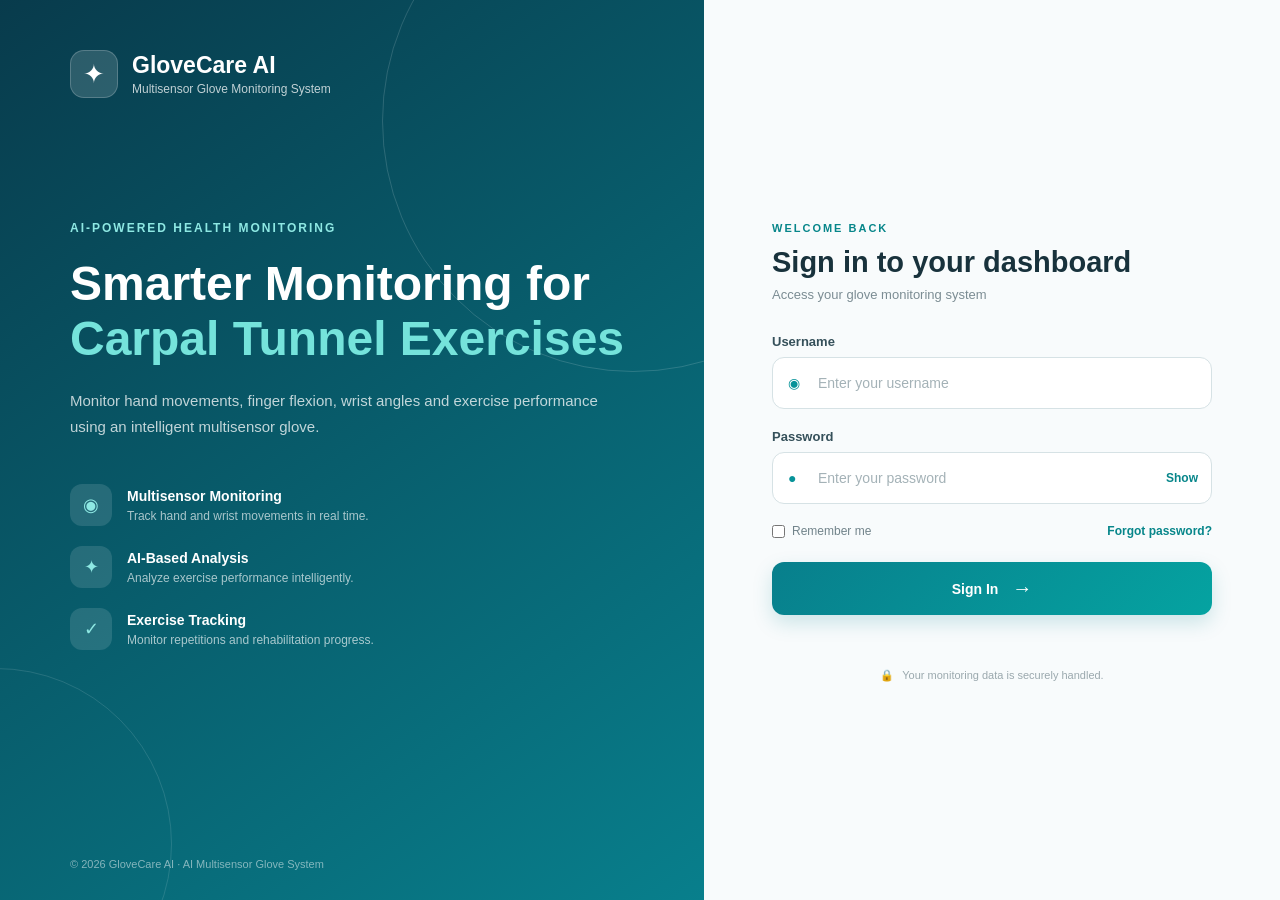
<file: index.html>
<!DOCTYPE html>
<html lang="en">
<head>
    <meta charset="UTF-8">
    <meta name="viewport" content="width=device-width, initial-scale=1.0">
    <title>GloveCare AI - Login</title>
    <link rel="stylesheet" href="css/login.css">
</head>

<body>

    <div class="login-container">

        <div class="login-left">

            <div class="brand">
                <div class="brand-icon">✦</div>
                <div>
                    <h1>GloveCare AI</h1>
                    <p>Multisensor Glove Monitoring System</p>
                </div>
            </div>

            <div class="hero-content">
                <span class="small-label">AI-POWERED HEALTH MONITORING</span>

                <h2>
                    Smarter Monitoring for
                    <span>Carpal Tunnel Exercises</span>
                </h2>

                <p>
                    Monitor hand movements, finger flexion, wrist angles
                    and exercise performance using an intelligent
                    multisensor glove.
                </p>

                <div class="feature-list">

                    <div class="feature">
                        <div class="feature-icon">◉</div>
                        <div>
                            <strong>Multisensor Monitoring</strong>
                            <p>Track hand and wrist movements in real time.</p>
                        </div>
                    </div>

                    <div class="feature">
                        <div class="feature-icon">✦</div>
                        <div>
                            <strong>AI-Based Analysis</strong>
                            <p>Analyze exercise performance intelligently.</p>
                        </div>
                    </div>

                    <div class="feature">
                        <div class="feature-icon">✓</div>
                        <div>
                            <strong>Exercise Tracking</strong>
                            <p>Monitor repetitions and rehabilitation progress.</p>
                        </div>
                    </div>

                </div>
            </div>

            <div class="copyright">
                © 2026 GloveCare AI · AI Multisensor Glove System
            </div>

        </div>


        <div class="login-right">

            <div class="login-box">

                <div class="mobile-brand">
                    <div class="brand-icon">✦</div>
                    <h1>GloveCare AI</h1>
                </div>

                <div class="login-header">
                    <span class="welcome">WELCOME BACK</span>
                    <h2>Sign in to your dashboard</h2>
                    <p>Access your glove monitoring system</p>
                </div>

                <form id="loginForm">

                    <div class="input-group">
                        <label for="username">Username</label>

                        <div class="input-wrapper">
                            <span class="input-icon">◉</span>
                            <input
                                type="text"
                                id="username"
                                placeholder="Enter your username"
                                autocomplete="username"
                                required
                            >
                        </div>
                    </div>

                    <div class="input-group">
                        <label for="password">Password</label>

                        <div class="input-wrapper">
                            <span class="input-icon">●</span>

                            <input
                                type="password"
                                id="password"
                                placeholder="Enter your password"
                                autocomplete="current-password"
                                required
                            >

                            <button
                                type="button"
                                class="password-toggle"
                                id="passwordToggle"
                            >
                                Show
                            </button>
                        </div>
                    </div>

                    <div class="login-options">
                        <label class="remember">
                            <input type="checkbox" id="rememberMe">
                            <span>Remember me</span>
                        </label>

                        <a href="#" onclick="return false;">Forgot password?</a>
                    </div>

                    <button type="submit" class="login-button">
                        <span>Sign In</span>
                        <span class="arrow">→</span>
                    </button>

                    <div id="loginMessage" class="login-message"></div>

                </form>

               

                <div class="security-note">
                    <span>🔒</span>
                    <span>Your monitoring data is securely handled.</span>
                </div>

            </div>

        </div>

    </div>

    <script src="js/login.js"></script>

</body>
</html>
</file>
<file: css/login.css>
* {
    margin: 0;
    padding: 0;
    box-sizing: border-box;
}

body {
    font-family: Arial, Helvetica, sans-serif;
    min-height: 100vh;
    background: #eef6f7;
    color: #172b35;
}

.login-container {
    min-height: 100vh;
    display: flex;
}

.login-left {
    width: 55%;
    min-height: 100vh;
    padding: 50px 70px;
    background: linear-gradient(145deg, #083b4c, #087f8c);
    color: white;
    position: relative;
    overflow: hidden;
}

.login-left::before {
    content: "";
    position: absolute;
    width: 500px;
    height: 500px;
    border: 1px solid rgba(255,255,255,0.15);
    border-radius: 50%;
    right: -180px;
    top: -130px;
}

.login-left::after {
    content: "";
    position: absolute;
    width: 350px;
    height: 350px;
    border: 1px solid rgba(255,255,255,0.12);
    border-radius: 50%;
    left: -180px;
    bottom: -120px;
}

.brand {
    display: flex;
    align-items: center;
    gap: 14px;
    position: relative;
    z-index: 2;
}

.brand-icon {
    width: 48px;
    height: 48px;
    border-radius: 14px;
    background: rgba(255,255,255,0.15);
    display: flex;
    align-items: center;
    justify-content: center;
    font-size: 26px;
    border: 1px solid rgba(255,255,255,0.2);
}

.brand h1 {
    font-size: 23px;
    margin-bottom: 3px;
}

.brand p {
    font-size: 12px;
    opacity: 0.75;
}

.hero-content {
    position: relative;
    z-index: 2;
    max-width: 600px;
    margin-top: 120px;
}

.small-label {
    font-size: 12px;
    letter-spacing: 2px;
    font-weight: bold;
    color: #8ee8e3;
}

.hero-content h2 {
    font-size: 48px;
    line-height: 1.15;
    margin-top: 20px;
    margin-bottom: 22px;
    font-weight: 700;
}

.hero-content h2 span {
    color: #75e3db;
}

.hero-content > p {
    color: rgba(255,255,255,0.75);
    line-height: 1.7;
    max-width: 540px;
    font-size: 15px;
}

.feature-list {
    margin-top: 45px;
    display: flex;
    flex-direction: column;
    gap: 20px;
}

.feature {
    display: flex;
    gap: 15px;
    align-items: center;
}

.feature-icon {
    width: 42px;
    height: 42px;
    border-radius: 12px;
    background: rgba(255,255,255,0.12);
    display: flex;
    align-items: center;
    justify-content: center;
    color: #8ee8e3;
    font-size: 18px;
    flex-shrink: 0;
}

.feature strong {
    font-size: 14px;
}

.feature p {
    font-size: 12px;
    color: rgba(255,255,255,0.65);
    margin-top: 4px;
}

.copyright {
    position: absolute;
    bottom: 30px;
    left: 70px;
    font-size: 11px;
    color: rgba(255,255,255,0.5);
    z-index: 2;
}

.login-right {
    width: 45%;
    min-height: 100vh;
    background: #f8fbfc;
    display: flex;
    align-items: center;
    justify-content: center;
    padding: 40px;
}

.login-box {
    width: 100%;
    max-width: 440px;
}

.mobile-brand {
    display: none;
}

.login-header {
    margin-bottom: 32px;
}

.welcome {
    font-size: 11px;
    font-weight: bold;
    letter-spacing: 2px;
    color: #07868a;
}

.login-header h2 {
    margin-top: 10px;
    font-size: 29px;
    color: #18323c;
}

.login-header p {
    margin-top: 8px;
    font-size: 13px;
    color: #7b8c93;
}

.input-group {
    margin-bottom: 20px;
}

.input-group label {
    display: block;
    font-size: 13px;
    font-weight: bold;
    color: #35505a;
    margin-bottom: 8px;
}

.input-wrapper {
    position: relative;
}

.input-icon {
    position: absolute;
    left: 16px;
    top: 50%;
    transform: translateY(-50%);
    color: #079399;
    font-size: 14px;
}

.input-wrapper input {
    width: 100%;
    height: 52px;
    border: 1px solid #d6e2e5;
    border-radius: 12px;
    background: white;
    padding: 0 50px 0 45px;
    outline: none;
    font-size: 14px;
    color: #203a44;
    transition: 0.2s;
}

.input-wrapper input:focus {
    border-color: #079399;
    box-shadow: 0 0 0 4px rgba(7,147,153,0.08);
}

.input-wrapper input::placeholder {
    color: #a4b2b7;
}

.password-toggle {
    position: absolute;
    right: 14px;
    top: 50%;
    transform: translateY(-50%);
    border: none;
    background: none;
    color: #07868a;
    font-size: 12px;
    font-weight: bold;
    cursor: pointer;
}

.login-options {
    display: flex;
    justify-content: space-between;
    align-items: center;
    margin: 6px 0 24px;
    font-size: 12px;
}

.remember {
    display: flex;
    align-items: center;
    gap: 7px;
    color: #71838a;
}

.remember input {
    accent-color: #078f94;
}

.login-options a {
    color: #07868a;
    text-decoration: none;
    font-weight: bold;
}

.login-button {
    width: 100%;
    height: 53px;
    border: none;
    border-radius: 12px;
    background: linear-gradient(135deg, #087f8c, #05a3a1);
    color: white;
    font-size: 14px;
    font-weight: bold;
    cursor: pointer;
    display: flex;
    align-items: center;
    justify-content: center;
    gap: 14px;
    box-shadow: 0 8px 20px rgba(8,127,140,0.18);
    transition: 0.2s;
}

.login-button:hover {
    transform: translateY(-2px);
    box-shadow: 0 12px 25px rgba(8,127,140,0.25);
}

.arrow {
    font-size: 20px;
}

.login-message {
    min-height: 20px;
    margin-top: 12px;
    text-align: center;
    font-size: 12px;
    font-weight: bold;
}

.demo-box {
    margin-top: 25px;
    padding: 15px;
    border-radius: 12px;
    background: #eaf7f7;
    border: 1px solid #cde9e8;
}

.demo-title {
    font-size: 11px;
    color: #07868a;
    font-weight: bold;
    text-transform: uppercase;
    letter-spacing: 1px;
    margin-bottom: 6px;
}

.demo-details {
    color: #668087;
    font-size: 12px;
    line-height: 1.7;
}

.demo-details strong {
    color: #26444e;
}

.security-note {
    margin-top: 22px;
    display: flex;
    justify-content: center;
    gap: 8px;
    color: #9aa8ad;
    font-size: 11px;
}

@media (max-width: 900px) {

    .login-left {
        display: none;
    }

    .login-right {
        width: 100%;
    }

    .mobile-brand {
        display: flex;
        align-items: center;
        justify-content: center;
        gap: 10px;
        margin-bottom: 45px;
    }

    .mobile-brand .brand-icon {
        background: #087f8c;
        color: white;
    }

    .mobile-brand h1 {
        font-size: 21px;
        color: #18323c;
    }
}

@media (max-width: 500px) {

    .login-right {
        padding: 25px;
    }

    .login-header h2 {
        font-size: 25px;
    }
}
</file>
